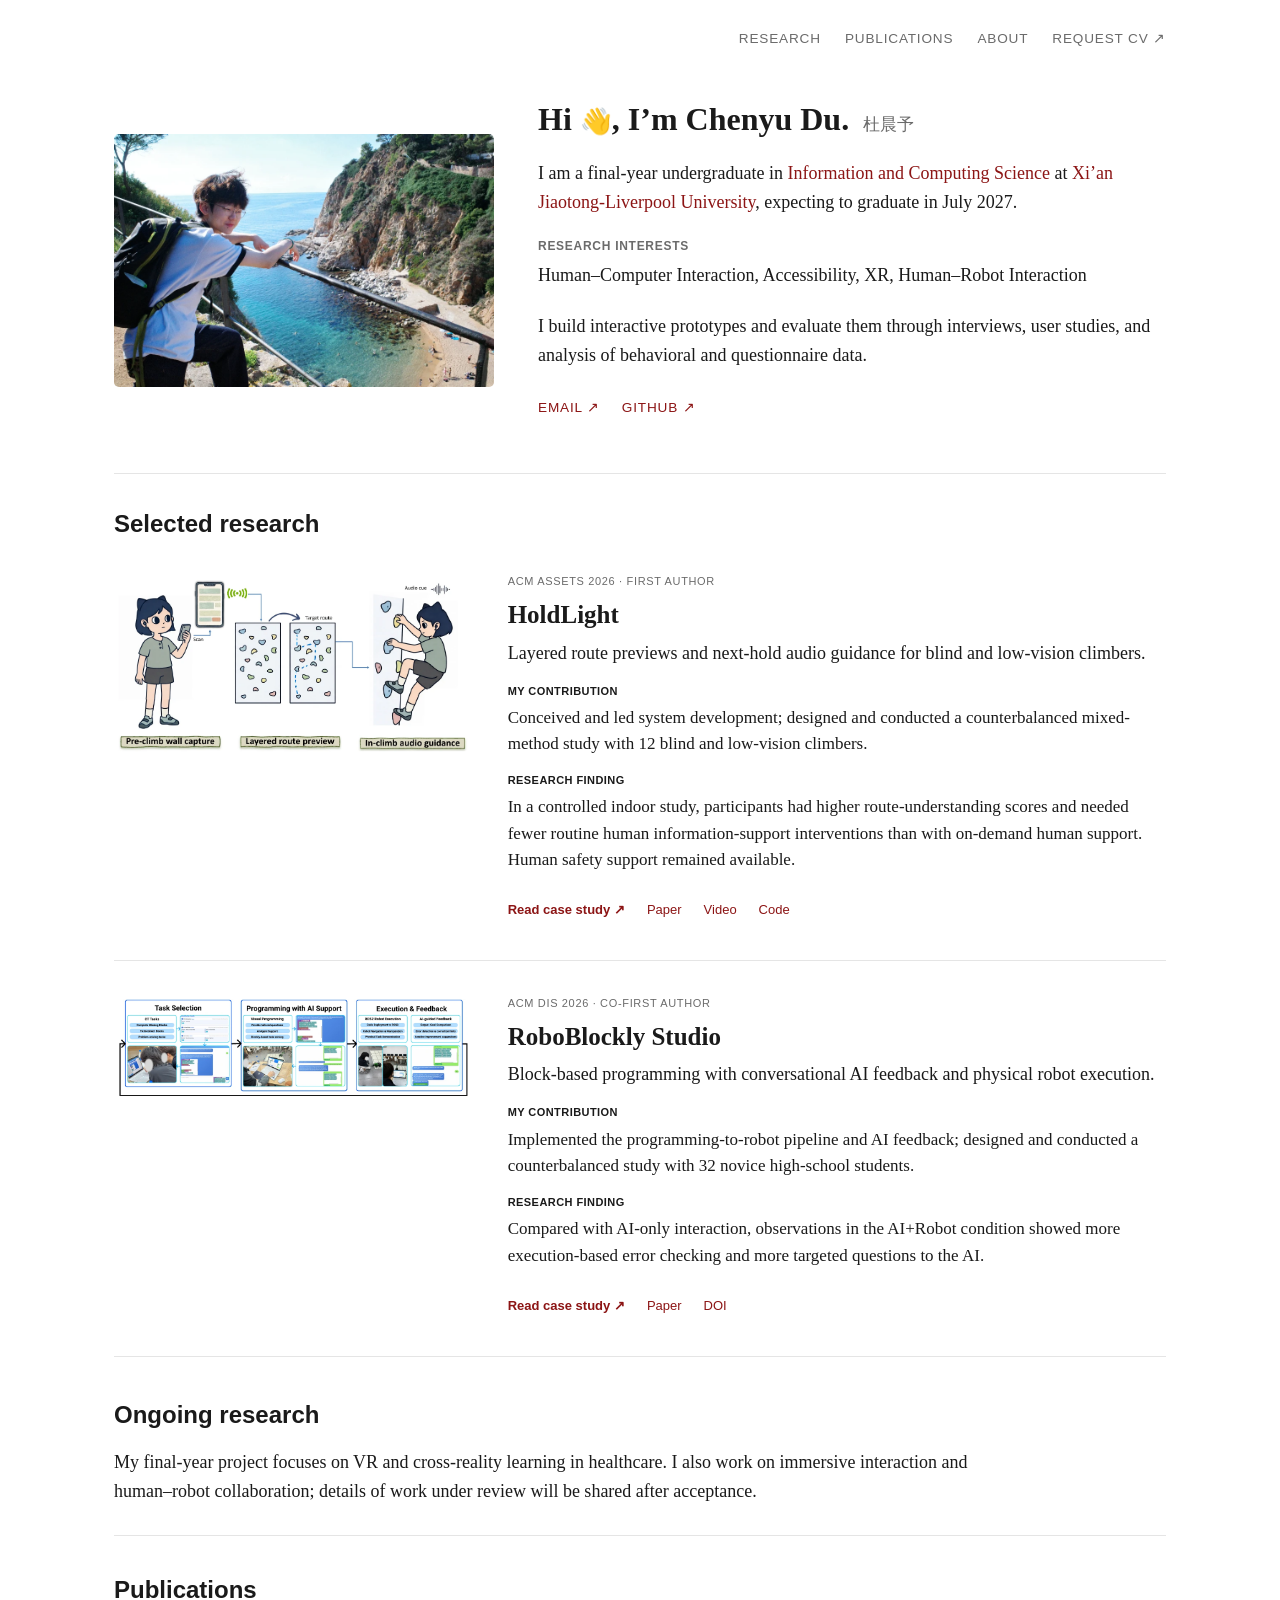
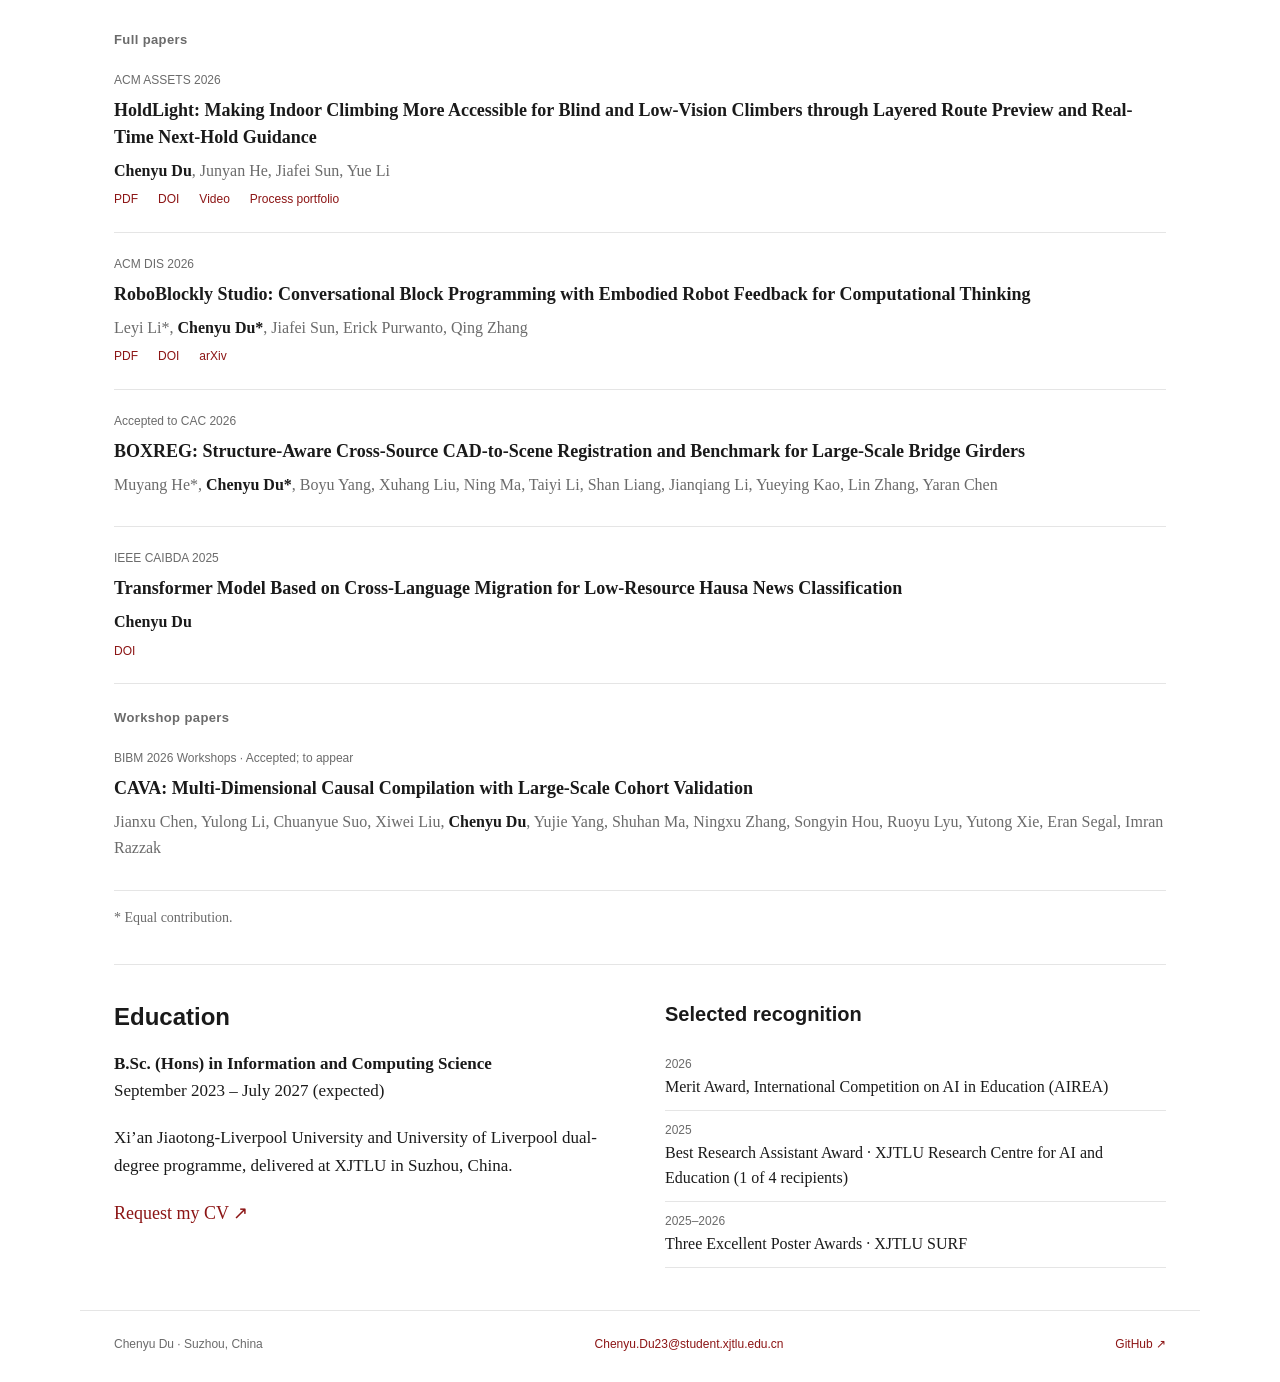
<file: index.html>
<!doctype html>
<html lang="en">
<head>
<meta charset="utf-8">
<meta name="viewport" content="width=device-width,initial-scale=1">
<title>Chenyu Du | Human–Computer Interaction</title>
<meta name="description" content="Chenyu Du — Human–Computer Interaction, Accessibility, XR, Human–Robot Interaction. Undergraduate at Xi’an Jiaotong-Liverpool University.">
<link rel="stylesheet" href="styles.css">
<link rel="canonical" href="https://yuuu-05.github.io/">
<meta name="theme-color" content="#ffffff">
<meta property="og:type" content="website">
<meta property="og:title" content="Chenyu Du | Human–Computer Interaction">
<meta property="og:description" content="Chenyu Du — Human–Computer Interaction, Accessibility, XR, Human–Robot Interaction. Undergraduate at Xi’an Jiaotong-Liverpool University.">
<meta property="og:url" content="https://yuuu-05.github.io/">
<meta property="og:image" content="https://yuuu-05.github.io/assets/chenyu-du.webp">
<meta property="og:image:alt" content="Chenyu Du by the coast">
<link rel="icon" href="data:image/svg+xml,%3Csvg xmlns='http://www.w3.org/2000/svg' viewBox='0 0 64 64'%3E%3Crect width='64' height='64' rx='12' fill='%238c1515'/%3E%3Ctext x='32' y='44' text-anchor='middle' font-family='Arial' font-size='32' fill='white'%3ECD%3C/text%3E%3C/svg%3E">
</head>
<body>
<a class="skip" href="#main">Skip to content</a>
<header class="top home-top">
<nav aria-label="Main navigation">
<a href="index.html#research">Research</a>
<a href="index.html#publications">Publications</a>
<a href="index.html#about">About</a>
<a href="mailto:Chenyu.Du23@student.xjtlu.edu.cn?subject=CV%20request">Request CV ↗</a>
</nav>
</header>
<main id="main">
<section class="intro" aria-labelledby="intro-title">
<h1 id="intro-title" class="intro-greeting">Hi <span class="wave" aria-hidden="true">👋</span>, I’m <span class="greeting-name">Chenyu Du.</span> <span class="chinese-name" lang="zh">杜晨予</span></h1>
<div class="intro-copy">
<p class="lead">I am a final-year undergraduate in <span class="accent-text">Information and Computing Science</span> at <a href="https://www.xjtlu.edu.cn/en">Xi’an Jiaotong-Liverpool University</a>, expecting to graduate in July 2027.</p>
<div class="interests"><h2>Research interests</h2><p>Human–Computer Interaction, Accessibility, XR, Human–Robot Interaction</p></div>
<p>I build interactive prototypes and evaluate them through interviews, user studies, and analysis of behavioral and questionnaire data.</p>
<div class="links">
<a href="mailto:Chenyu.Du23@student.xjtlu.edu.cn">Email ↗</a>
<a href="https://github.com/Yuuu-05">GitHub ↗</a>
</div>
</div>
<aside class="portrait">
<img src="assets/chenyu-du.webp" width="900" height="600" alt="Chenyu Du by the coast" fetchpriority="high" decoding="async">
</aside>
</section>
<section id="research" aria-labelledby="research-title">
<div class="heading">
<h2 id="research-title">Selected research</h2>
</div>
<article class="project" id="holdlight">
<a class="project-image" href="research.html#holdlight">
<img src="assets/holdlight.webp" width="975" height="486" alt="HoldLight combines wall capture, layered route preview, and in-climb audio guidance" loading="lazy">
</a>
<div>
<p class="eyebrow">ACM ASSETS 2026 · First author</p>
<h3>
<a href="research.html#holdlight">HoldLight</a>
</h3>
<p class="subtitle">Layered route previews and next-hold audio guidance for blind and low-vision climbers.</p>
<dl>
<dt>My contribution</dt>
<dd>Conceived and led system development; designed and conducted a counterbalanced mixed-method study with 12 blind and low-vision climbers.</dd>
<dt>Research finding</dt>
<dd>In a controlled indoor study, participants had higher route-understanding scores and needed fewer routine human information-support interventions than with on-demand human support. Human safety support remained available.</dd>
</dl>
<div class="links">
<a class="primary" href="research.html#holdlight">Read case study ↗</a>
<a href="files/HoldLight.pdf">Paper</a>
<a href="https://github.com/Yuuu-05/HoldLight/releases/tag/project-demo">Video</a>
<a href="https://github.com/Yuuu-05/HoldLight">Code</a>
</div>
</div>
</article>
<article class="project" id="roboblockly">
<a class="project-image" href="research.html#roboblockly">
<img src="assets/roboblockly.webp" width="1092" height="308" alt="RoboBlockly Studio connects task selection, AI-supported block programming, and robot execution" loading="lazy">
</a>
<div>
<p class="eyebrow">ACM DIS 2026 · Co-first author</p>
<h3>
<a href="research.html#roboblockly">RoboBlockly Studio</a>
</h3>
<p class="subtitle">Block-based programming with conversational AI feedback and physical robot execution.</p>
<dl>
<dt>My contribution</dt>
<dd>Implemented the programming-to-robot pipeline and AI feedback; designed and conducted a counterbalanced study with 32 novice high-school students.</dd>
<dt>Research finding</dt>
<dd>Compared with AI-only interaction, observations in the AI+Robot condition showed more execution-based error checking and more targeted questions to the AI.</dd>
</dl>
<div class="links">
<a class="primary" href="research.html#roboblockly">Read case study ↗</a>
<a href="https://arxiv.org/pdf/2605.12059">Paper</a>
<a href="https://doi.org/10.1145/3800645.3813071">DOI</a>
</div>
</div>
</article>
</section>
<section class="ongoing" id="ongoing">
<h2>Ongoing research</h2>
<p>My final-year project focuses on VR and cross-reality learning in healthcare. I also work on immersive interaction and human–robot collaboration; details of work under review will be shared after acceptance.</p>
</section>
<section id="publications" aria-labelledby="publications-title">
<h2 id="publications-title">Publications</h2>
<h3 class="publication-group">Full papers</h3>
<article class="paper" id="paper-holdlight">
<div class="paper-body">
<p class="venue">ACM ASSETS 2026</p>
<h4>
<a href="files/HoldLight.pdf">HoldLight: Making Indoor Climbing More Accessible for Blind and Low-Vision Climbers through Layered Route Preview and Real-Time Next-Hold Guidance</a>
</h4>
<p class="authors">
<strong>Chenyu Du</strong>, Junyan He, Jiafei Sun, Yue Li</p>
<div class="paper-links">
<a href="files/HoldLight.pdf">PDF</a>
<a href="https://doi.org/10.1145/3797867.3829070">DOI</a>
<a href="https://github.com/Yuuu-05/HoldLight/releases/tag/project-demo">Video</a>
<a href="https://yuuu-05.github.io/CPT208-ClimbProject-C2-4/">Process portfolio</a>
</div>
</div>
</article>
<article class="paper" id="paper-roboblockly">
<div class="paper-body">
<p class="venue">ACM DIS 2026</p>
<h4>
<a href="https://doi.org/10.1145/3800645.3813071">RoboBlockly Studio: Conversational Block Programming with Embodied Robot Feedback for Computational Thinking</a>
</h4>
<p class="authors">Leyi Li*, <strong>Chenyu Du*</strong>, Jiafei Sun, Erick Purwanto, Qing Zhang</p>
<div class="paper-links">
<a href="https://arxiv.org/pdf/2605.12059">PDF</a>
<a href="https://doi.org/10.1145/3800645.3813071">DOI</a>
<a href="https://arxiv.org/abs/2605.12059">arXiv</a>
</div>
</div>
</article>
<article class="paper text-only">
<div class="paper-body">
<p class="venue">Accepted to CAC 2026</p>
<h4>BOXREG: Structure-Aware Cross-Source CAD-to-Scene Registration and Benchmark for Large-Scale Bridge Girders</h4>
<p class="authors">Muyang He*, <strong>Chenyu Du*</strong>, Boyu Yang, Xuhang Liu, Ning Ma, Taiyi Li, Shan Liang, Jianqiang Li, Yueying Kao, Lin Zhang, Yaran Chen</p>
</div>
</article>
<article class="paper text-only">
<div class="paper-body">
<p class="venue">IEEE CAIBDA 2025</p>
<h4>
<a href="https://doi.org/10.1109/CAIBDA65784.2025.11182877">Transformer Model Based on Cross-Language Migration for Low-Resource Hausa News Classification</a>
</h4>
<p class="authors">
<strong>Chenyu Du</strong>
</p>
<div class="paper-links">
<a href="https://doi.org/10.1109/CAIBDA65784.2025.11182877">DOI</a>
</div>
</div>
</article>
<h3 class="publication-group">Workshop papers</h3>
<article class="paper"><p class="venue">BIBM 2026 Workshops · Accepted; to appear</p>
<h4>CAVA: Multi-Dimensional Causal Compilation with Large-Scale Cohort Validation</h4>
<p class="authors">Jianxu Chen, Yulong Li, Chuanyue Suo, Xiwei Liu, <strong>Chenyu Du</strong>, Yujie Yang, Shuhan Ma, Ningxu Zhang, Songyin Hou, Ruoyu Lyu, Yutong Xie, Eran Segal, Imran Razzak</p>
</article>
<p class="publication-note">* Equal contribution.</p>
</section>
<section id="about" class="about-grid">
<span id="background" class="anchor-alias" aria-hidden="true">
</span>
<div>
<h2>Education</h2>
<p><strong>B.Sc. (Hons) in Information and Computing Science</strong><br>September 2023 – July 2027 (expected)</p>
<p>Xi’an Jiaotong-Liverpool University and University of Liverpool dual-degree programme, delivered at XJTLU in Suzhou, China.</p>
<a href="mailto:Chenyu.Du23@student.xjtlu.edu.cn?subject=CV%20request">Request my CV ↗</a>
</div>
<div>
<h3>Selected recognition</h3>
<ul class="awards">
<li>
<span>2026</span>Merit Award, International Competition on AI in Education (AIREA)</li>
<li>
<span>2025</span>Best Research Assistant Award · XJTLU Research Centre for AI and Education (1 of 4 recipients)</li>
<li>
<span>2025–2026</span>Three Excellent Poster Awards · XJTLU SURF</li>
</ul>
</div>
</section>
</main>
<footer>
<p>Chenyu Du · Suzhou, China</p>
<a href="mailto:Chenyu.Du23@student.xjtlu.edu.cn">Chenyu.Du23@student.xjtlu.edu.cn</a>
<p>
<a href="https://github.com/Yuuu-05">GitHub ↗</a>
</p>
</footer>
</body>
</html>
</file>
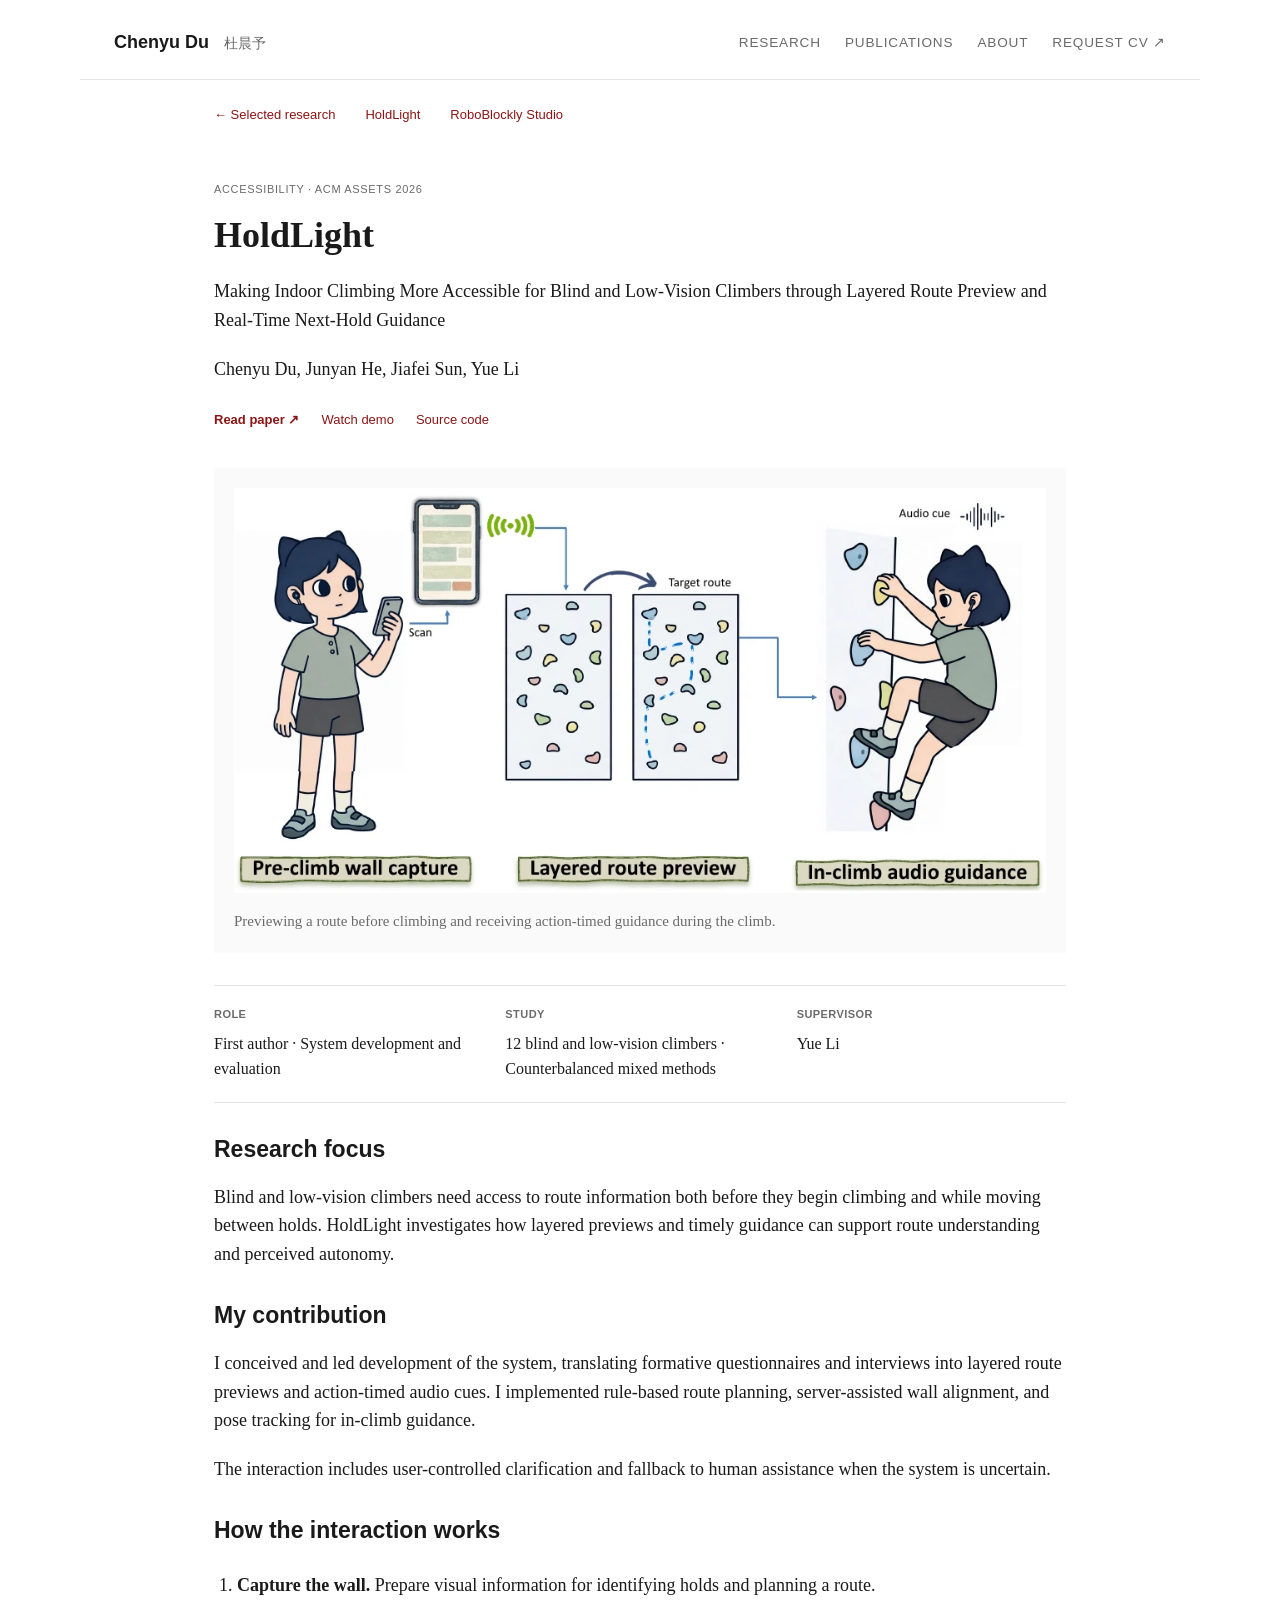
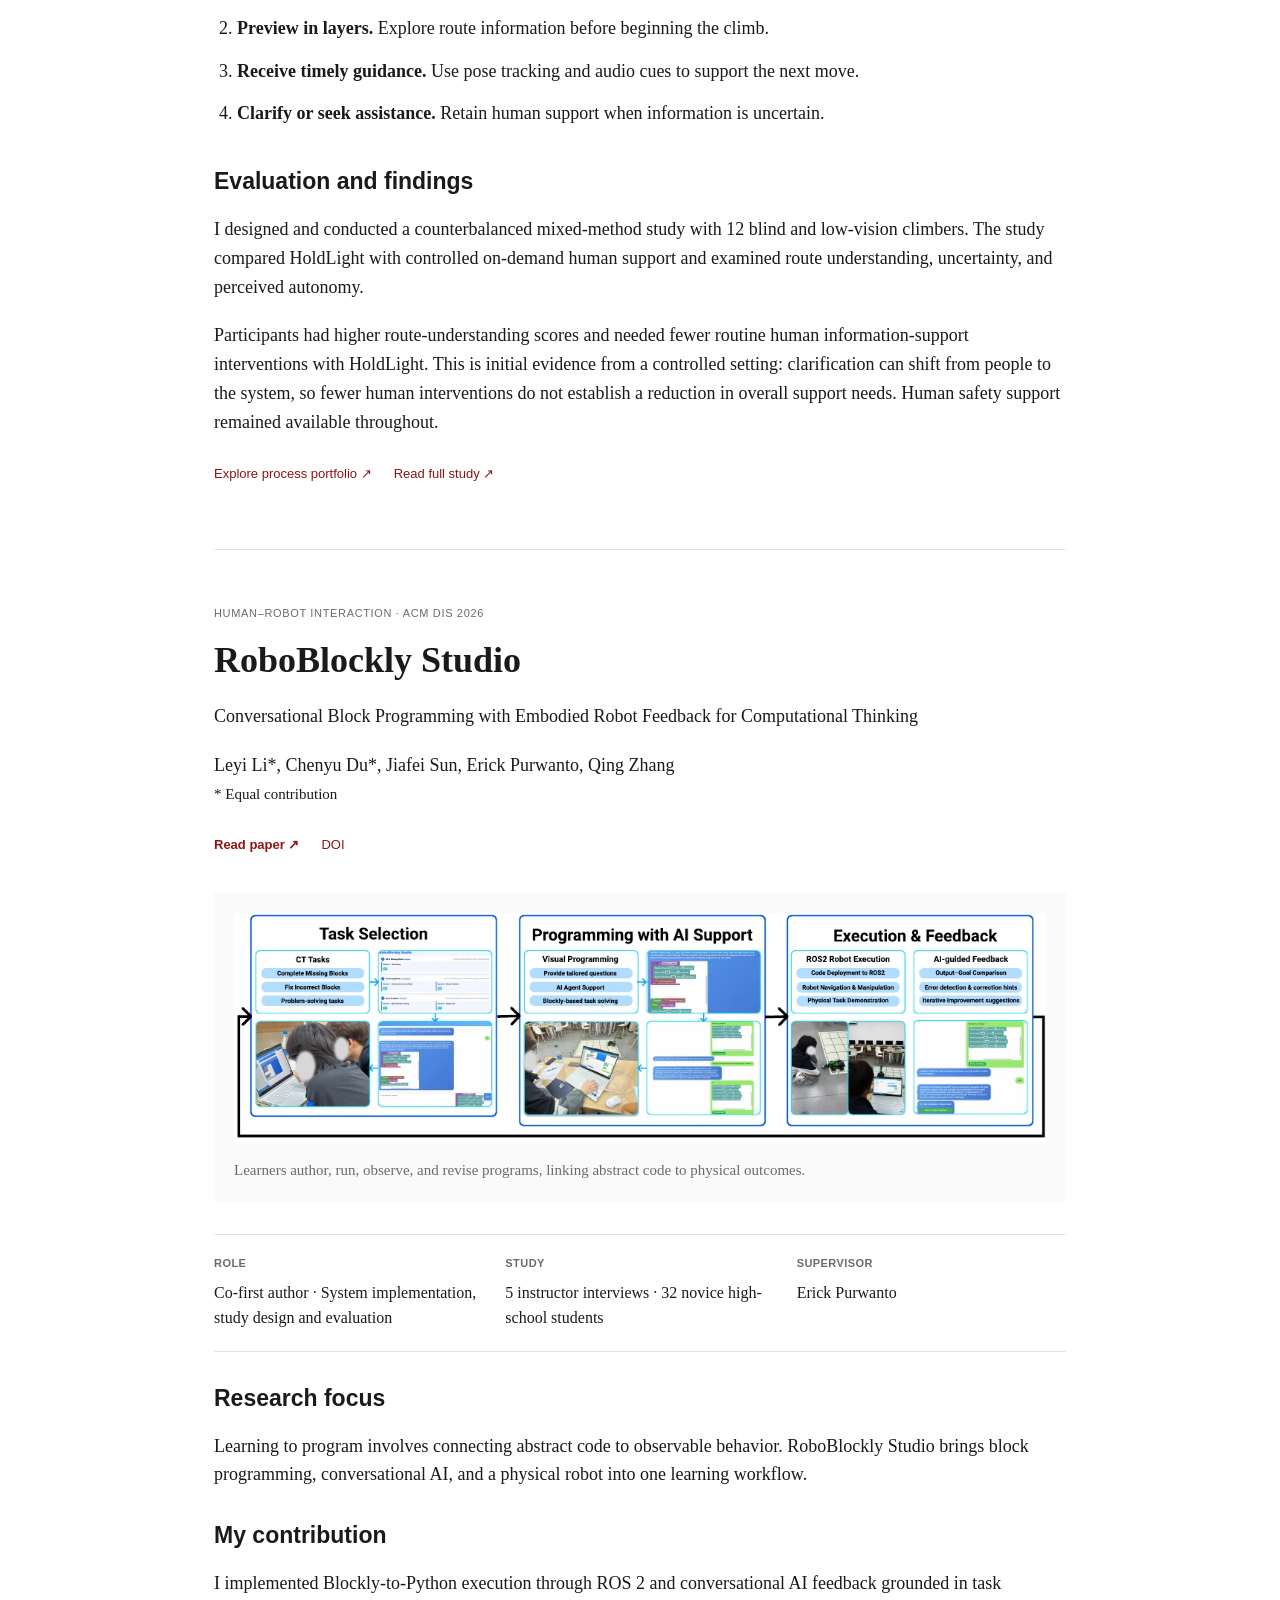
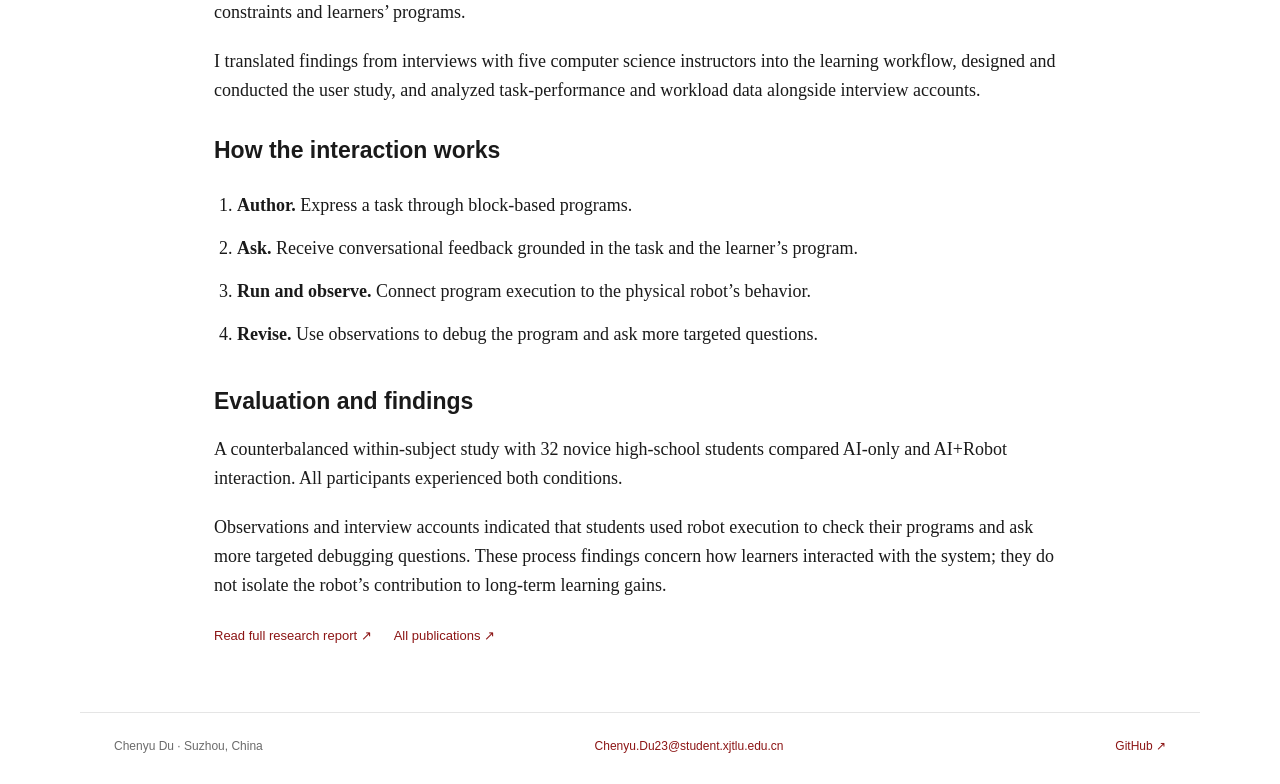
<file: research.html>
<!doctype html>
<html lang="en">
<head>
<meta charset="utf-8">
<meta name="viewport" content="width=device-width,initial-scale=1">
<title>Research case studies | Chenyu Du</title>
<meta name="description" content="HoldLight and RoboBlockly Studio: research questions, personal contributions, interaction design, and empirical evaluation.">
<link rel="stylesheet" href="styles.css">
<link rel="canonical" href="https://yuuu-05.github.io/research.html">
<meta name="theme-color" content="#ffffff">
<meta property="og:type" content="website">
<meta property="og:title" content="Research case studies | Chenyu Du">
<meta property="og:description" content="HoldLight and RoboBlockly Studio: research questions, personal contributions, interaction design, and empirical evaluation.">
<meta property="og:url" content="https://yuuu-05.github.io/research.html">
<meta property="og:image" content="https://yuuu-05.github.io/assets/chenyu-du.webp">
<meta property="og:image:alt" content="Chenyu Du by the coast">
<link rel="icon" href="data:image/svg+xml,%3Csvg xmlns='http://www.w3.org/2000/svg' viewBox='0 0 64 64'%3E%3Crect width='64' height='64' rx='12' fill='%238c1515'/%3E%3Ctext x='32' y='44' text-anchor='middle' font-family='Arial' font-size='32' fill='white'%3ECD%3C/text%3E%3C/svg%3E">
</head>
<body>
<a class="skip" href="#main">Skip to content</a>
<header class="top">
<a class="wordmark" href="index.html">Chenyu Du <span lang="zh">杜晨予</span>
</a>
<nav aria-label="Main navigation">
<a href="index.html#research">Research</a>
<a href="index.html#publications">Publications</a>
<a href="index.html#about">About</a>
<a href="mailto:Chenyu.Du23@student.xjtlu.edu.cn?subject=CV%20request">Request CV ↗</a>
</nav>
</header>
<main id="main" class="case-main">
<nav class="case-nav" aria-label="Research projects">
<a href="index.html#research">← Selected research</a>
<a href="#holdlight">HoldLight</a>
<a href="#roboblockly">RoboBlockly Studio</a>
</nav>
<article id="holdlight" class="case">
<p class="eyebrow">Accessibility · ACM ASSETS 2026</p>
<h1>HoldLight</h1>
<p class="lead">Making Indoor Climbing More Accessible for Blind and Low-Vision Climbers through Layered Route Preview and Real-Time Next-Hold Guidance</p>
<p>Chenyu Du, Junyan He, Jiafei Sun, Yue Li</p>
<div class="links">
<a class="primary" href="files/HoldLight.pdf">Read paper ↗</a>
<a href="https://github.com/Yuuu-05/HoldLight/releases/tag/project-demo">Watch demo</a>
<a href="https://github.com/Yuuu-05/HoldLight">Source code</a>
</div>
<figure>
<img src="assets/holdlight.webp" width="975" height="486" alt="Three stages of HoldLight: pre-climb wall capture, layered route preview, and audio-guided climbing">
<figcaption>Previewing a route before climbing and receiving action-timed guidance during the climb.</figcaption>
</figure>
<div class="case-meta">
<p>
<strong>Role</strong>First author · System development and evaluation</p>
<p>
<strong>Study</strong>12 blind and low-vision climbers · Counterbalanced mixed methods</p>
<p>
<strong>Supervisor</strong>Yue Li</p>
</div>
<h2>Research focus</h2>
<p>Blind and low-vision climbers need access to route information both before they begin climbing and while moving between holds. HoldLight investigates how layered previews and timely guidance can support route understanding and perceived autonomy.</p>
<h2>My contribution</h2>
<p>I conceived and led development of the system, translating formative questionnaires and interviews into layered route previews and action-timed audio cues. I implemented rule-based route planning, server-assisted wall alignment, and pose tracking for in-climb guidance.</p>
<p>The interaction includes user-controlled clarification and fallback to human assistance when the system is uncertain.</p>
<h2>How the interaction works</h2>
<ol class="steps">
<li>
<strong>Capture the wall.</strong> Prepare visual information for identifying holds and planning a route.</li>
<li>
<strong>Preview in layers.</strong> Explore route information before beginning the climb.</li>
<li>
<strong>Receive timely guidance.</strong> Use pose tracking and audio cues to support the next move.</li>
<li>
<strong>Clarify or seek assistance.</strong> Retain human support when information is uncertain.</li>
</ol>
<h2>Evaluation and findings</h2>
<p>I designed and conducted a counterbalanced mixed-method study with 12 blind and low-vision climbers. The study compared HoldLight with controlled on-demand human support and examined route understanding, uncertainty, and perceived autonomy.</p>
<p>Participants had higher route-understanding scores and needed fewer routine human information-support interventions with HoldLight. This is initial evidence from a controlled setting: clarification can shift from people to the system, so fewer human interventions do not establish a reduction in overall support needs. Human safety support remained available throughout.</p>
<div class="links">
<a href="https://yuuu-05.github.io/CPT208-ClimbProject-C2-4/">Explore process portfolio ↗</a>
<a href="files/HoldLight.pdf">Read full study ↗</a>
</div>
</article>
<article id="roboblockly" class="case">
<p class="eyebrow">Human–Robot Interaction · ACM DIS 2026</p>
<h1>RoboBlockly Studio</h1>
<p class="lead">Conversational Block Programming with Embodied Robot Feedback for Computational Thinking</p>
<p>Leyi Li*, Chenyu Du*, Jiafei Sun, Erick Purwanto, Qing Zhang<br>
<small>* Equal contribution</small>
</p>
<div class="links">
<a class="primary" href="https://arxiv.org/pdf/2605.12059">Read paper ↗</a>
<a href="https://doi.org/10.1145/3800645.3813071">DOI</a>
</div>
<figure>
<img src="assets/roboblockly.webp" width="1092" height="308" alt="Task selection, block programming with AI dialogue, and embodied robot execution">
<figcaption>Learners author, run, observe, and revise programs, linking abstract code to physical outcomes.</figcaption>
</figure>
<div class="case-meta">
<p>
<strong>Role</strong>Co-first author · System implementation, study design and evaluation</p>
<p>
<strong>Study</strong>5 instructor interviews · 32 novice high-school students</p>
<p>
<strong>Supervisor</strong>Erick Purwanto</p>
</div>
<h2>Research focus</h2>
<p>Learning to program involves connecting abstract code to observable behavior. RoboBlockly Studio brings block programming, conversational AI, and a physical robot into one learning workflow.</p>
<h2>My contribution</h2>
<p>I implemented Blockly-to-Python execution through ROS 2 and conversational AI feedback grounded in task constraints and learners’ programs.</p>
<p>I translated findings from interviews with five computer science instructors into the learning workflow, designed and conducted the user study, and analyzed task-performance and workload data alongside interview accounts.</p>
<h2>How the interaction works</h2>
<ol class="steps">
<li>
<strong>Author.</strong> Express a task through block-based programs.</li>
<li>
<strong>Ask.</strong> Receive conversational feedback grounded in the task and the learner’s program.</li>
<li>
<strong>Run and observe.</strong> Connect program execution to the physical robot’s behavior.</li>
<li>
<strong>Revise.</strong> Use observations to debug the program and ask more targeted questions.</li>
</ol>
<h2>Evaluation and findings</h2>
<p>A counterbalanced within-subject study with 32 novice high-school students compared AI-only and AI+Robot interaction. All participants experienced both conditions.</p>
<p>Observations and interview accounts indicated that students used robot execution to check their programs and ask more targeted debugging questions. These process findings concern how learners interacted with the system; they do not isolate the robot’s contribution to long-term learning gains.</p>
<div class="links">
<a href="https://arxiv.org/abs/2605.12059">Read full research report ↗</a>
<a href="index.html#publications">All publications ↗</a>
</div>
</article>
</main>
<footer>
<p>Chenyu Du · Suzhou, China</p>
<a href="mailto:Chenyu.Du23@student.xjtlu.edu.cn">Chenyu.Du23@student.xjtlu.edu.cn</a>
<p>
<a href="https://github.com/Yuuu-05">GitHub ↗</a>
</p>
</footer>
</body>
</html>
</file>
<file: styles.css>
:root{--ink:#1a1a1a;--muted:#6b6b6b;--accent:#8c1515;--line:#e5e5e5;--paper:#fff;--soft:#fafafa;--serif:Charter,Georgia,Cambria,'Times New Roman',serif;--sans:-apple-system,BlinkMacSystemFont,'Segoe UI',Helvetica,Arial,sans-serif;font-family:var(--serif);font-size:18px;color:var(--ink);background:var(--paper)}
*{box-sizing:border-box}
html{scroll-behavior:smooth;scroll-padding-top:30px}
body{margin:0;line-height:1.6}
a{color:var(--accent);text-decoration:none;text-underline-offset:4px}
a:hover{text-decoration:underline}
a:focus-visible{outline:2px solid var(--accent);outline-offset:5px}
img{display:block;max-width:100%;height:auto}
p{margin:0 0 20px}
h1,h2,h3,h4{line-height:1.3;margin:0 0 18px;font-weight:600;letter-spacing:0}
h1{font-size:36px}
h2{font-family:var(--sans);font-size:24px}
h3{font-size:25px}
h3 a{color:inherit}
.top,main,footer{max-width:1120px;margin:auto;padding-left:34px;padding-right:34px}
.top{display:flex;justify-content:space-between;align-items:center;padding-top:28px;padding-bottom:22px;border-bottom:1px solid var(--line);gap:24px}
.wordmark{color:var(--ink);font-family:var(--sans);font-size:18px;font-weight:600;white-space:nowrap}
.wordmark span{color:var(--muted);font-size:14px;font-weight:400;margin-left:10px}
.top nav{display:flex;gap:24px;flex-wrap:wrap;font-family:var(--sans);font-size:13.6px;letter-spacing:.06em;text-transform:uppercase}
.top nav a{color:var(--muted)}
.top nav a:hover,.top nav a:focus-visible{color:var(--accent)}
.home-top{justify-content:flex-end;border-bottom:0;padding-bottom:0}
.intro{display:grid;grid-template-columns:380px minmax(0,1fr);grid-template-areas:'portrait greeting' 'portrait copy';column-gap:44px;row-gap:18px;padding:48px 0 50px;align-items:start}
.intro-greeting{grid-area:greeting;font-size:32px;font-weight:700;margin:0;line-height:1.35}
.greeting-name{white-space:nowrap}
.chinese-name{font-family:var(--sans);font-size:17px;font-weight:400;color:var(--muted);white-space:nowrap;margin-left:6px}
.wave{font-family:'Segoe UI Emoji','Apple Color Emoji',sans-serif;font-size:.8em}
.intro-copy{grid-area:copy;min-width:0}
.accent-text{color:var(--accent)}
.lead{font-size:18px;line-height:1.6}
.portrait{grid-area:portrait;align-self:center}
.portrait img{width:100%;border-radius:5px}
.interests{margin:22px 0}
.interests h2{font-family:var(--sans);font-size:12px;font-weight:600;letter-spacing:.06em;text-transform:uppercase;color:var(--muted);margin:0 0 7px}
.interests p{font-size:18px;margin:0}
.links{display:flex;flex-wrap:wrap;align-items:center;gap:10px 22px;font-family:var(--sans);font-size:13px;margin-top:22px}
.links a{padding:5px 0}
.links .primary{font-weight:600}
.intro .links{font-size:13.6px;letter-spacing:.06em;text-transform:uppercase}
.heading{border-top:1px solid var(--line);padding-top:34px}
.heading h2{margin-bottom:0}
.project{display:grid;grid-template-columns:34% minmax(0,1fr);gap:36px;padding:34px 0;border-bottom:1px solid var(--line);align-items:start}
.project-image{display:block;padding:4px;background:var(--paper)}
.project-image img{width:100%}
.eyebrow{font-family:var(--sans);font-size:11px;letter-spacing:.06em;text-transform:uppercase;color:var(--muted);font-weight:500;margin-bottom:14px}
.project .eyebrow{margin-bottom:8px}
.project h3{margin-bottom:8px}
.subtitle{font-size:18px;line-height:1.5;margin-bottom:16px}
dl{margin:16px 0 0}
dt{font-family:var(--sans);font-size:11px;letter-spacing:.04em;text-transform:uppercase;font-weight:600;margin:14px 0 5px}
dd{margin:0;font-size:17px;line-height:1.55}
.ongoing{padding:30px 0;margin:12px 0 8px;border-bottom:1px solid var(--line)}
.ongoing h2{font-size:24px}
.ongoing>p:last-child{margin:0;max-width:900px}
#publications{padding:30px 0 35px}
.publication-group{font-family:var(--sans);font-size:13px;font-weight:600;letter-spacing:.03em;color:var(--muted);margin:26px 0 0}
.publication-note{font-size:14px;color:var(--muted);margin:16px 0 0}
.paper{padding:22px 0;border-bottom:1px solid var(--line)}
.paper h4{font-size:18px;line-height:1.5;margin:0 0 7px;font-weight:700}
.paper h4 a{color:var(--ink)}
.venue{font-family:var(--sans);font-size:12px;color:var(--muted);margin-bottom:7px}
.authors{font-size:16px;color:var(--muted);margin-bottom:7px}
.authors strong{color:var(--ink)}
.paper-links{display:flex;flex-wrap:wrap;gap:10px 20px;font-family:var(--sans);font-size:12px}
.about-grid{position:relative;display:grid;grid-template-columns:1fr 1fr;gap:50px;border-top:1px solid var(--line);padding:36px 0 42px}
.about-grid p{font-size:17px}
.about-grid h3{font-family:var(--sans);font-size:20px;margin-top:0}
.awards{list-style:none;padding:0;margin:0}
.awards li{font-size:16px;padding:10px 0;border-bottom:1px solid var(--line)}
.awards span{display:block;font-family:var(--sans);color:var(--muted);font-size:12px}
footer{border-top:1px solid var(--line);padding-top:24px;padding-bottom:28px;font-family:var(--sans);font-size:12px;display:flex;justify-content:space-between;gap:15px;flex-wrap:wrap;color:var(--muted)}
footer p{margin:0}
footer>a{overflow-wrap:anywhere}
.skip{position:absolute;left:16px;top:-100px;background:white;padding:12px}
.skip:focus{top:8px;z-index:10}
.anchor-alias{position:absolute;top:0}
.case-main{max-width:920px}
.case-nav{display:flex;flex-wrap:wrap;gap:14px 30px;padding:25px 0;font-family:var(--sans);font-size:13px}
.case{padding:30px 0 60px}
.case+.case{border-top:1px solid var(--line);padding-top:55px}
.case figure{margin:32px 0;background:var(--soft);padding:20px}
.case figure img{margin:auto}
.case figcaption{font-size:15px;color:var(--muted);padding-top:16px}
.case-meta{display:grid;grid-template-columns:1fr 1fr 1fr;gap:22px;border-top:1px solid var(--line);border-bottom:1px solid var(--line);padding:20px 0;margin:30px 0}
.case-meta p{font-size:16px;margin:0}
.case-meta strong{display:block;font-family:var(--sans);font-size:11px;letter-spacing:.04em;text-transform:uppercase;color:var(--muted);margin-bottom:7px}
.case h2{font-size:23px;margin-top:32px}
.steps{padding-left:23px}
.steps li{padding:7px 0}
@media(max-width:1000px){.intro{grid-template-columns:32% minmax(0,1fr);column-gap:32px}.intro-greeting{font-size:29px}.project{gap:28px}}
@media(max-width:800px){.top{align-items:flex-start}.top nav{gap:12px 20px}.intro{grid-template-columns:38% minmax(0,1fr);column-gap:28px}.intro-greeting{font-size:27px}.chinese-name{display:block;margin:5px 0 0;font-size:15px}.project{grid-template-columns:30% minmax(0,1fr);gap:25px}.about-grid{gap:30px}}
@media(max-width:650px){
.top,main,footer{padding-left:22px;padding-right:22px}
.top{display:block;padding-top:20px;padding-bottom:17px}
.top nav{margin-top:15px;font-size:11px;gap:10px 16px;letter-spacing:.04em}
.home-top{padding-bottom:0}
.home-top nav{margin-top:0}
.intro{grid-template-columns:minmax(0,1fr);grid-template-areas:'greeting' 'portrait' 'copy';padding:30px 0 34px;gap:24px}
.intro-greeting{font-size:28px}
.chinese-name{display:inline;margin-left:6px}
.portrait{width:100%;max-width:420px;margin:0 auto}
.interests{margin:20px 0}
.heading{padding-top:28px}
h2,.ongoing h2{font-size:23px}
.project{grid-template-columns:minmax(0,1fr);padding:28px 0;gap:22px}
.project-image{padding:0}
.project h3{font-size:25px}
.ongoing{padding:28px 0;margin:0}
.about-grid{grid-template-columns:1fr;gap:26px}
.case-meta{grid-template-columns:1fr;gap:15px}
.case figure{padding:12px}
.case h1{font-size:32px}
footer{display:block}
footer p{margin-bottom:9px}
.links a,.top nav a{padding-top:7px;padding-bottom:7px}
}
@media(prefers-reduced-motion:reduce){html{scroll-behavior:auto}}
@media print{.top nav,.case-nav{display:none}.intro,.project{break-inside:avoid}body{background:white}}
</file>
